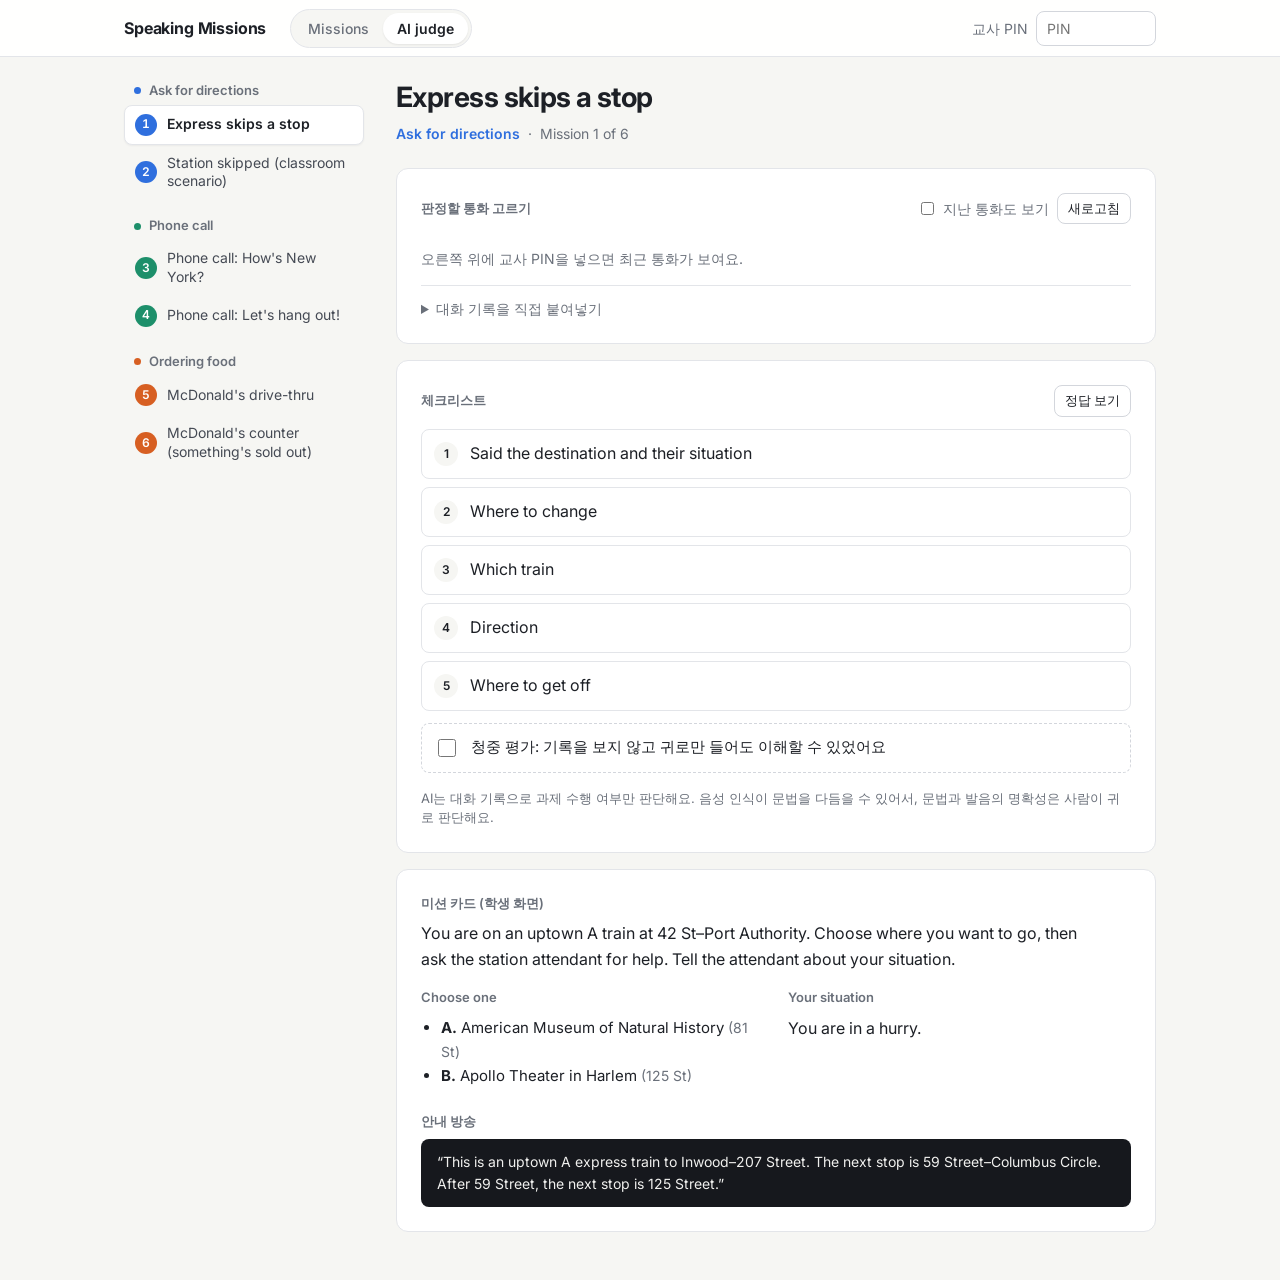
<file: judge.html>
<!DOCTYPE html>
<html lang="ko">
<head>
<meta charset="utf-8">
<meta name="viewport" content="width=device-width, initial-scale=1">
<title>AI judge · Speaking Missions</title>
<link rel="preconnect" href="https://fonts.gstatic.com" crossorigin>
<link href="https://fonts.googleapis.com/css2?family=Inter:wght@400;500;600;700&display=swap" rel="stylesheet">
<link rel="stylesheet" href="/shell.css">
<style>:root{--frame-pb:48px}</style>
<style>
  .calls{display:flex;flex-wrap:wrap;gap:var(--s2)}
  .call{border:1px solid var(--line-2);background:var(--card);border-radius:var(--r-s);padding:8px 12px;font-size:14px;cursor:pointer;font-variant-numeric:tabular-nums;display:flex;gap:var(--s2);align-items:baseline}
  .call:hover{background:var(--hover)}
  .call.on{border-color:var(--ink);box-shadow:inset 0 0 0 1px var(--ink)}
  .call .d{color:var(--muted);font-size:13px}
  .call .new{font-size:11px;font-weight:600;color:var(--ok);background:var(--okbg);border-radius:999px;padding:1px 6px}
  .status{margin:var(--s3) 0 0;font-size:14px;color:var(--muted);min-height:21px}
  .status.err{color:var(--no)}
  .status:empty{display:none}
  .bar{margin-top:var(--s3);height:4px;border-radius:999px;background:var(--line);overflow:hidden}
  .bar i{display:block;height:100%;width:0;background:var(--ink);border-radius:inherit;transition:width .4s ease-out}
  .call .who{font-weight:600}
  .call .ear{font-size:11px;color:var(--muted);border:1px solid var(--line-2);border-radius:999px;padding:0 6px}
  .call:disabled{opacity:.5;cursor:default}
  .linkish{border:0;background:none;padding:0;font:inherit;font-size:14px;color:var(--ink);text-decoration:underline;text-underline-offset:3px;cursor:pointer}
  @media (pointer:coarse){.call{min-height:44px}}
  #checkPanel.loading ol.check{opacity:.45}
  details.paste{margin-top:var(--s4);border-top:1px solid var(--line);padding-top:var(--s3)}
  details.paste summary{cursor:pointer;font-size:14px;color:var(--muted);width:max-content}
  details.paste summary:hover{color:var(--ink)}
  textarea{width:100%;min-height:150px;margin-top:var(--s3);font:inherit;font-size:14px;line-height:1.5;padding:var(--s3);border:1px solid var(--line-2);border-radius:var(--r-s);resize:vertical}
  .row{display:flex;gap:var(--s2);flex-wrap:wrap;align-items:center;margin-top:var(--s3)}

  .verdict{display:flex;align-items:baseline;gap:var(--s3);flex-wrap:wrap;margin-bottom:var(--s2)}
  .verdict b{font-size:26px;font-weight:700;letter-spacing:-.01em}
  .verdict.ok b{color:var(--ok)} .verdict.no b{color:var(--no)}
  .verdict span{font-size:14px;color:var(--muted)}
  .summary{margin:0 0 var(--s5);font-size:16px;line-height:1.65;max-width:68ch}
  ol.check{margin:0;padding:0;list-style:none;display:grid;gap:var(--s2);counter-reset:c}
  ol.check li{counter-increment:c;display:flex;gap:var(--s3);align-items:flex-start;font-size:16px;line-height:1.45;padding:var(--s3);border:1px solid var(--line);border-radius:var(--r-s)}
  ol.check li::before{content:counter(c);flex:none;width:24px;height:24px;border-radius:50%;background:var(--bg);display:grid;place-items:center;font-size:12px;font-weight:600}
  ol.check li.yes{background:var(--okbg);border-color:var(--okline)} ol.check li.yes::before{content:"✓";background:var(--ok);color:#fff}
  ol.check li.no{background:var(--nobg);border-color:var(--noline)} ol.check li.no::before{background:var(--no);color:#fff}
  .ans{color:var(--muted);font-size:14px;margin-top:2px;display:none}
  .show-ans .ans{display:block}
  .fb{font-size:14px;color:var(--ink-2);margin-top:4px;line-height:1.5}
  .fb q{color:var(--ink);font-style:normal}
  .fb .v{color:var(--muted);font-variant-numeric:tabular-nums}
  .human{display:flex;gap:var(--s3);align-items:center;font-size:15px;margin-top:var(--s3);padding:var(--s3);border:1px dashed var(--line-2);border-radius:var(--r-s);cursor:pointer}
  .human input{width:18px;height:18px;accent-color:var(--ink)}
  .feedback{margin-top:var(--s6);display:grid;gap:var(--s5)}
  .feedback h3{margin:0 0 var(--s2);font-size:15px;font-weight:600}
  .feedback ul{margin:0;padding:0;list-style:none;display:grid;gap:var(--s3)}
  .feedback li{line-height:1.55}
  .feedback .why{display:block;color:var(--muted);font-size:14px}
  .swap{font-size:15px}
  .swap s{color:var(--muted);text-decoration-color:var(--line-2)}
  .swap b{font-weight:600}
  .next{margin:0;padding:var(--s3) var(--s4);background:var(--note);color:var(--note-ink);border-radius:var(--r-s);line-height:1.6}
  .fine{margin:var(--s4) 0 0;font-size:13px;color:var(--muted)}

  .card-front{margin:0 0 var(--s4);font-size:16px;line-height:1.6;max-width:68ch}
  .card-grid{display:grid;grid-template-columns:1fr 1fr;gap:var(--s5)}
  .card-grid ul{margin:0;padding-left:20px;line-height:1.6}
  .ann{background:#16181d;color:#f0f0ee;border-radius:var(--r-s);padding:var(--s3) var(--s4);font-size:14px;line-height:1.55}
  @media (max-width:820px){.card-grid{grid-template-columns:1fr;gap:var(--s4)}}
</style>
</head>
<body>
<header class="top"><div class="in">
  <a class="brand" href="/">Speaking Missions</a>
  <nav class="switch" aria-label="Pages"><a href="/">Missions</a><a href="/judge.html" aria-current="page">AI judge</a></nav>
  <div class="end"><label class="muted" for="pin">교사 PIN</label><input class="field" id="pin" type="password" autocomplete="off" placeholder="PIN"></div>
</div></header>
<div class="frame">
  <nav class="missions" id="tabs" aria-label="Missions"></nav>
  <main style="min-width:0">
    <div class="head" style="margin-bottom:var(--s5)"><h1 id="title"></h1><p class="meta" id="meta"></p></div>

    <section class="panel">
      <div class="ph"><h2>판정할 통화 고르기</h2><div class="row" style="margin:0"><label class="muted" style="display:flex;gap:6px;align-items:center;cursor:pointer"><input type="checkbox" id="allDays"> 지난 통화도 보기</label><button class="btn ghost small" id="loadCalls" type="button">새로고침</button></div></div>
      <div class="calls" id="callList"></div>
      <div class="bar" id="bar" hidden><i></i></div>
      <p class="status" id="callsMsg" role="status" aria-live="polite"></p>
      <details class="paste">
        <summary>대화 기록을 직접 붙여넣기</summary>
        <textarea id="tx" placeholder="Student: ...&#10;Partner: ..."></textarea>
        <div class="row"><button class="btn" id="judge" type="button">판정하기</button><button class="btn ghost" id="clear" type="button">지우기</button></div>
      </details>
    </section>

    <section class="panel" id="checkPanel">
      <div id="out" hidden aria-live="polite">
        <div class="verdict" id="verdictRow"><b id="verdict"></b><span id="runs"></span></div>
        <p class="summary" id="summary"></p>
      </div>
      <div class="ph"><h2>체크리스트</h2><button class="btn ghost small" id="toggleAns" type="button">정답 보기</button></div>
      <ol class="check" id="check"></ol>
      <label class="human"><input type="checkbox" id="heard"> 청중 평가: 기록을 보지 않고 귀로만 들어도 이해할 수 있었어요</label>
      <div class="feedback" id="fb" hidden>
        <div><h3>잘한 점</h3><ul id="strengths"></ul></div>
        <div><h3>이렇게도 말할 수 있어요</h3><ul id="tips"></ul></div>
        <div><h3>다음 대화에서 해 볼 것</h3><p class="next" id="next"></p></div>
      </div>
      <p class="fine">AI는 대화 기록으로 과제 수행 여부만 판단해요. 음성 인식이 문법을 다듬을 수 있어서, 문법과 발음의 명확성은 사람이 귀로 판단해요.</p>
    </section>

    <section class="panel">
      <h2>미션 카드 (학생 화면)</h2>
      <p class="card-front" id="front"></p>
      <div class="card-grid">
        <div><h2 class="muted" style="font-size:13px;font-weight:600;margin:0 0 var(--s2)" id="optLabel"></h2><ul id="opts"></ul></div>
        <div><h2 class="muted" style="font-size:13px;font-weight:600;margin:0 0 var(--s2)" id="condLabel"></h2><p style="margin:0;font-size:16px" id="cond"></p></div>
      </div>
      <div id="annBox" class="sec"><h2>안내 방송</h2><div class="ann" id="ann"></div></div>
    </section>
  </main>
</div>
<script src="/shell.js"></script>
<script>
let CARDS = [];  // loaded from /missions.json

const $ = id => document.getElementById(id);
const esc = s => String(s||"").replace(/[&<>"]/g, ch => ({"&":"&amp;","<":"&lt;",">":"&gt;",'"':"&quot;"}[ch]));
let cur = 0, busy = false, curSession = null, timer = null;
function heardOf(id) { try { return !!JSON.parse(localStorage.getItem("heard") || "{}")[id]; } catch { return false; } }
function lock(on) {
  $("judge").disabled = on; [...$("callList").children].forEach(b => b.disabled = on);
  $("checkPanel").classList.toggle("loading", on); $("checkPanel").setAttribute("aria-busy", on);
  const bar = $("bar"), fill = bar.firstElementChild; clearInterval(timer);
  if (on) { bar.hidden = false; let p = 0; fill.style.width = "0"; timer = setInterval(() => { p = Math.min(92, p + (92 - p) * 0.08); fill.style.width = p + "%"; }, 500); }
  else { fill.style.width = "100%"; setTimeout(() => { bar.hidden = true; fill.style.width = "0"; }, 400); }
}

function say(msg, isErr) { const s = $("callsMsg"); s.textContent = msg || ""; s.classList.toggle("err", !!isErr); }
function resetResult() {
  $("out").hidden = true; $("fb").hidden = true; $("heard").checked = false;
  [...$("check").children].forEach(li => { li.classList.remove("yes","no"); li.querySelectorAll(".fb").forEach(x => x.remove()); });
}

function render() {
  const c = CARDS[cur], att = c.type === "attendant", T = Shell.TYPES[c.type];
  Shell.render($("tabs"), CARDS, cur);
  document.title = `AI judge · ${Shell.clean(c.title)}`;
  $("title").textContent = Shell.clean(c.title);
  $("meta").innerHTML = `<span class="type" style="color:${T.color}">${T.name}</span><span aria-hidden="true">·</span><span>Mission ${cur+1} of ${CARDS.length}</span>` + (c.fictional ? '<span class="tag">classroom scenario</span>' : "");
  $("front").textContent = c.front;
  $("annBox").hidden = !att; $("ann").textContent = c.ann || "";
  $("optLabel").textContent = att ? "Choose one" : "Your tasks";
  $("condLabel").textContent = att ? "Your situation" : (c.type === "order" ? "Remember" : "Your goal");
  $("opts").innerHTML = att ? c.routes.map((o,i)=>`<li><b>${"AB"[i]}.</b> ${esc(o[0])} <span class="muted">(${esc(o[1])})</span></li>`).join("")
                            : c.options.map(o=>`<li>${esc(o)}</li>`).join("");
  $("cond").textContent = c.condition;
  $("check").innerHTML = c.items.map(it => {
    const ans = att && it[2] !== undefined && it[2] !== "" ? `A: ${esc(it[1])}<br>B: ${esc(it[2])}` : esc(it[1] || "");
    return `<li><div><div>${esc(it[0])}</div>${ans ? `<div class="ans">${ans}</div>` : ""}</div></li>`;
  }).join("");
  resetResult(); $("tx").value = ""; curSession = null; $("callList").innerHTML = ""; say("");
}

async function post(url, body) {
  const pin = $("pin").value.trim();
  if (!pin) { const e = new Error("오른쪽 위에 교사 PIN을 먼저 넣어 주세요."); $("pin").focus(); throw e; }
  try { localStorage.setItem("judgePin", pin); } catch {}
  const r = await fetch(url, { method:"POST", headers:{ "Content-Type":"application/json" }, body: JSON.stringify({ ...body, pin, mission: cur }) });
  const j = await r.json().catch(() => ({}));
  if (!r.ok) throw new Error({ pin:"PIN이 맞지 않아요. 다시 확인해 주세요.", not_configured:"아직 설정되지 않은 기능이에요 (API 키 없음).", input:"대화 기록이 비어 있어요." }[j.error] || "응답을 받지 못했어요. 잠시 후 다시 시도해 주세요.");
  return j;
}

async function loadCalls() {
  const list = $("callList"); list.innerHTML = "";
  say("통화 목록을 불러오는 중…");
  try {
    const today = new Date(); today.setHours(0, 0, 0, 0);
    const { sessions } = await post("/api/sessions", $("allDays").checked ? {} : { since: today.toISOString() });
    if (!sessions.length) { say($("allDays").checked ? "이 미션의 통화가 아직 없어요." : "오늘 이 미션의 통화가 아직 없어요. 학생이 통화를 마치면 새로고침을 눌러 주세요."); return; }
    say("최신순이에요. 통화를 누르면 바로 판정해요.");
    sessions.forEach((s, i) => {
      const b = document.createElement("button"); b.type = "button"; b.className = "call";
      const t = s.started ? new Date(s.started) : null;
      const day = t && t.toDateString() !== new Date().toDateString() ? t.toLocaleDateString([], { month:"short", day:"numeric" }) + " " : "";
      const dur = s.seconds ? `${Math.floor(s.seconds/60)}:${String(Math.round(s.seconds%60)).padStart(2,"0")}` : "";
      b.dataset.id = s.id;
      b.innerHTML = (s.student ? `<span class="who">${esc(s.student)}</span>` : "") + `<span>${t ? day + t.toLocaleTimeString([], { hour:"2-digit", minute:"2-digit" }) : "?"}</span><span class="d">${dur}</span>` +
        (s.status === "active" ? '<span class="new">통화 중</span>' : i === 0 ? '<span class="new">최신</span>' : "") + (cached(s.id) ? '<span class="ear">판정됨</span>' : "") + (heardOf(s.id) ? '<span class="ear">귀로 OK</span>' : "");
      b.onclick = () => pickCall(s, b);
      list.appendChild(b);
    });
  } catch (e) { say(e.message, true); }
}

const cacheKey = id => "judge:" + id;
function cached(id) { try { return JSON.parse(localStorage.getItem(cacheKey(id)) || "null"); } catch { return null; } }

async function pickCall(s, btn) {
  if (busy) return;
  [...$("callList").children].forEach(x => x.classList.toggle("on", x === btn));
  curSession = s.id; $("heard").checked = heardOf(s.id);
  const saved = cached(s.id);
  if (saved && saved.mission === cur) { $("tx").value = saved.tx || ""; show(saved.r, saved.at); return; }
  say("대화 기록을 불러오는 중…");
  try {
    const { transcript } = await post("/api/sessions", { sessionId: s.id });
    if (!transcript) { say("이 통화에는 대화 기록이 없어요.", true); return; }
    $("tx").value = transcript;
    await judge();
  } catch (e) { say(e.message, true); }
}

async function judge() {
  const tx = $("tx").value.trim();
  if (!tx) { say("통화를 고르거나 대화 기록을 붙여넣어 주세요.", true); return; }
  busy = true; lock(true); const keep = $("heard").checked; resetResult(); $("heard").checked = keep;
  say("판정 중이에요. AI가 두 번 확인하고, 둘이 다르면 한 번 더 확인해요 (보통 10~30초).");
  try {
    const r = await post("/api/judge", { transcript: tx });
    const at = Date.now();
    if (curSession) try { localStorage.setItem(cacheKey(curSession), JSON.stringify({ mission: cur, tx, r, at })); } catch {}
    const chip = [...$("callList").children].find(x => x.dataset.id === curSession);
    if (chip && ![...chip.querySelectorAll(".ear")].some(e => e.textContent === "판정됨")) chip.insertAdjacentHTML("beforeend", '<span class="ear">판정됨</span>');
    show(r);
  } catch (e) { say(e.message, true); }
  finally { busy = false; lock(false); }
}

function show(r, savedAt) {
  const c = CARDS[cur], keep = $("heard").checked; resetResult(); $("heard").checked = keep;
  const items = Array.isArray(r.items) ? r.items : [];
  [...$("check").children].forEach((li,i) => {
    const it = items[i] || {}; li.classList.add(it.done ? "yes" : "no");
    const fb = document.createElement("div"); fb.className = "fb";
    fb.innerHTML = (it.evidence ? `<q>${esc(it.evidence)}</q> — ` : "") + esc(it.note || "") + (r.runs > 1 ? ` <span class="v">${it.votes}/${r.runs}</span>` : "");
    li.firstElementChild.appendChild(fb);
  });
  const ok = r.result === "SUCCESS";
  $("verdictRow").className = "verdict " + (ok ? "ok" : "no");
  $("verdict").textContent = ok ? "미션 성공" : "아직이에요";
  $("runs").textContent = (c.type === "attendant" && r.choice ? `${r.choice} 선택 · ` : "") + `${c.items.length}개 중 ${items.filter(x => x.done).length}개 달성` + (r.runs > 1 ? ` · AI ${r.runs}번 확인 (항목 옆 숫자 = 달성으로 본 횟수)` : "");
  $("summary").textContent = r.summary || "";
  const arr = x => Array.isArray(x) ? x : [];
  $("strengths").innerHTML = arr(r.strengths).map(t => `<li>“${esc(t.quote)}”<span class="why">${esc(t.why)}</span></li>`).join("") || "<li class='muted'>—</li>";
  $("tips").innerHTML = arr(r.tips).map(t => `<li class="swap"><s>${esc(t.original)}</s> → <b>${esc(t.better)}</b><span class="why">${esc(t.why)}</span></li>`).join("") || "<li class='muted'>—</li>";
  $("next").textContent = r.next || "";
  $("out").hidden = false; $("fb").hidden = false;
  if (savedAt) {
    say(`저장된 판정이에요 (${new Date(savedAt).toLocaleTimeString([], { hour:"2-digit", minute:"2-digit" })}). `);
    const again = document.createElement("button"); again.type = "button"; again.className = "linkish"; again.textContent = "다시 판정하기";
    again.onclick = async () => {
      if (!$("tx").value.trim()) { try { const { transcript } = await post("/api/sessions", { sessionId: curSession }); $("tx").value = transcript || ""; } catch (e) { say(e.message, true); return; } }
      judge();
    };
    $("callsMsg").appendChild(again);
  } else say("");
  $("checkPanel").scrollIntoView({ behavior:"smooth", block:"start" });
}

$("tabs").addEventListener("click", e => { const b = e.target.closest("button"); if (!b) return; cur = +b.dataset.i; render(); if ($("pin").value.trim()) loadCalls(); });
$("toggleAns").addEventListener("click", () => { const p = $("checkPanel"); p.classList.toggle("show-ans"); $("toggleAns").textContent = p.classList.contains("show-ans") ? "정답 숨기기" : "정답 보기"; });
$("clear").addEventListener("click", () => { $("tx").value = ""; curSession = null; resetResult(); say(""); });
$("heard").addEventListener("change", () => {
  if (!curSession) return;
  try { const h = JSON.parse(localStorage.getItem("heard") || "{}"); if ($("heard").checked) h[curSession] = 1; else delete h[curSession]; localStorage.setItem("heard", JSON.stringify(h)); } catch {}
  const chip = [...$("callList").children].find(x => x.dataset.id === curSession);
  if (chip) { chip.querySelector(".ear")?.remove(); if ($("heard").checked) chip.insertAdjacentHTML("beforeend", '<span class="ear">귀로 OK</span>'); }
});
$("judge").addEventListener("click", judge);
$("loadCalls").addEventListener("click", loadCalls);
$("allDays").addEventListener("change", loadCalls);
$("pin").addEventListener("change", () => { if ($("pin").value.trim()) loadCalls(); });

try { $("pin").value = localStorage.getItem("judgePin") || ""; } catch {}
fetch("/missions.json").then(r => { if (!r.ok) throw 0; return r.json(); }).then(d => {
  CARDS = d; cur = Shell.startIndex(CARDS.length); render();
  if ($("pin").value.trim()) loadCalls(); else say("오른쪽 위에 교사 PIN을 넣으면 최근 통화가 보여요.");
}).catch(() => say("미션 정보를 불러오지 못했어요. 새로고침해 주세요.", true));
</script>
</body>
</html>
</file>
<file: shell.css>
/* Shared shell for the lesson page and the judge page */
:root{
  --ink:#1d2026; --ink-2:#454a54; --muted:#6a707a; --line:#e3e5e9; --line-2:#d3d6dc;
  --bg:#f6f6f3; --card:#fff; --hover:#ecece8; --focus:#3d5afe;
  --ok:#1b6e45; --okbg:#e7f3ec; --okline:#b9dcc8; --no:#a8261e; --nobg:#fbeceb; --noline:#efc6c2;
  --note:#fbf5e4; --note-ink:#5e4a12;
  --t-attendant:#2f6fde; --t-chat:#1d8f6a; --t-order:#d75f22;
  --r:12px; --r-s:8px;
  --s1:4px; --s2:8px; --s3:12px; --s4:16px; --s5:24px; --s6:32px; --s7:48px;
  --fish-accent:#3d5afe;
}
*{box-sizing:border-box}
html{-webkit-text-size-adjust:100%}
body{margin:0;font-family:Inter,system-ui,-apple-system,"Segoe UI",sans-serif;font-size:15px;line-height:1.5;color:var(--ink);background:var(--bg);-webkit-font-smoothing:antialiased}
::selection{background:#d9defe}
:focus-visible{outline:2px solid var(--focus);outline-offset:2px;border-radius:6px}
a{color:inherit;text-underline-offset:3px}
button{font:inherit;color:inherit}
[hidden]{display:none!important}

/* Top bar */
.top{position:sticky;top:0;z-index:20;background:rgba(255,255,255,.92);backdrop-filter:saturate(1.4) blur(8px);border-bottom:1px solid var(--line)}
.top .in{max-width:1080px;margin:0 auto;padding:0 var(--s5);height:56px;display:flex;align-items:center;gap:var(--s5)}
.brand{font-weight:700;font-size:16px;letter-spacing:-.01em;text-decoration:none;white-space:nowrap}
.switch{display:flex;background:var(--bg);border:1px solid var(--line);border-radius:999px;padding:3px}
.switch a{padding:5px 14px;border-radius:999px;font-size:14px;font-weight:500;color:var(--muted);text-decoration:none;white-space:nowrap}
.switch a:hover{color:var(--ink)}
.switch a[aria-current="page"]{background:var(--card);color:var(--ink);font-weight:600;box-shadow:0 1px 2px rgba(20,24,32,.08)}
.top .end{margin-left:auto;display:flex;align-items:center;gap:var(--s2)}

/* Page frame: mission list + content */
.frame{max-width:1080px;margin:0 auto;padding:var(--s5) var(--s5) var(--frame-pb,140px);display:grid;grid-template-columns:240px minmax(0,1fr);gap:var(--s6);align-items:start}
.missions{position:sticky;top:80px;display:grid;gap:var(--s4)}
.missions h2{margin:0 0 var(--s1);padding:0 10px;font-size:13px;font-weight:600;color:var(--muted);display:flex;align-items:center;gap:var(--s2)}
.missions h2 i{width:7px;height:7px;border-radius:50%}
.missions button{display:flex;gap:10px;align-items:center;width:100%;text-align:left;border:1px solid transparent;background:none;padding:8px 10px;border-radius:var(--r-s);font-size:14px;line-height:1.35;cursor:pointer;color:var(--ink-2)}
.missions button:hover{background:var(--hover);color:var(--ink)}
.missions button[aria-current="true"]{background:var(--card);border-color:var(--line);box-shadow:0 1px 2px rgba(20,24,32,.05);color:var(--ink);font-weight:600}
.num{flex:none;width:22px;height:22px;border-radius:50%;display:grid;place-items:center;font-size:12px;font-weight:600;color:#fff;font-variant-numeric:tabular-nums}

/* Content */
.head h1{margin:0;font-size:28px;line-height:1.2;font-weight:700;letter-spacing:-.02em;text-wrap:balance}
.meta{margin:var(--s2) 0 0;display:flex;flex-wrap:wrap;align-items:center;gap:var(--s2);font-size:14px;color:var(--muted)}
.meta .type{font-weight:600}
.tag{font-size:12px;color:var(--muted);border:1px solid var(--line-2);border-radius:999px;padding:2px 8px}
.panel{background:var(--card);border:1px solid var(--line);border-radius:var(--r);padding:var(--s5)}
.panel + .panel{margin-top:var(--s4)}
.sec{margin-top:var(--s5)}
.sec > h2,.panel > h2,.ph h2{margin:0 0 var(--s2);font-size:13px;font-weight:600;color:var(--muted)}
.ph{display:flex;align-items:center;justify-content:space-between;gap:var(--s3);margin-bottom:var(--s3)}
.ph h2{margin:0}
.muted{color:var(--muted);font-size:14px}

/* Buttons */
.btn{display:inline-flex;align-items:center;gap:6px;border:1px solid var(--ink);background:var(--ink);color:#fff;padding:8px 14px;border-radius:var(--r-s);font-size:14px;font-weight:500;cursor:pointer;transition:background .15s,border-color .15s}
.btn:hover{background:#000}
.btn.ghost{background:var(--card);color:var(--ink);border-color:var(--line-2)}
.btn.ghost:hover{background:var(--hover)}
.btn.small{padding:5px 10px;font-size:13px}
.btn:disabled{opacity:.5;cursor:default}
@media (pointer:coarse){.btn,.missions button,.switch a{min-height:44px}.switch a{display:inline-flex;align-items:center}}
input.field{font:inherit;font-size:14px;padding:6px 10px;border:1px solid var(--line-2);border-radius:var(--r-s);background:var(--card);width:120px}

@media (max-width:820px){
  .frame{grid-template-columns:1fr;gap:var(--s4);padding-top:var(--s4)}
  .missions{position:static;display:flex;gap:var(--s2);overflow-x:auto;padding-bottom:var(--s1);scrollbar-width:none}
  .missions::-webkit-scrollbar{display:none}
  .missions .group{display:contents}
  .missions h2{display:none}
  .missions button{width:auto;flex:none;white-space:nowrap;border-color:var(--line);background:var(--card)}
  .head h1{font-size:24px}
  .top .in{padding:0 var(--s4);gap:var(--s3)}
  .brand{font-size:15px}
}
@media (max-width:480px){ .brand{display:none} }
</file>
